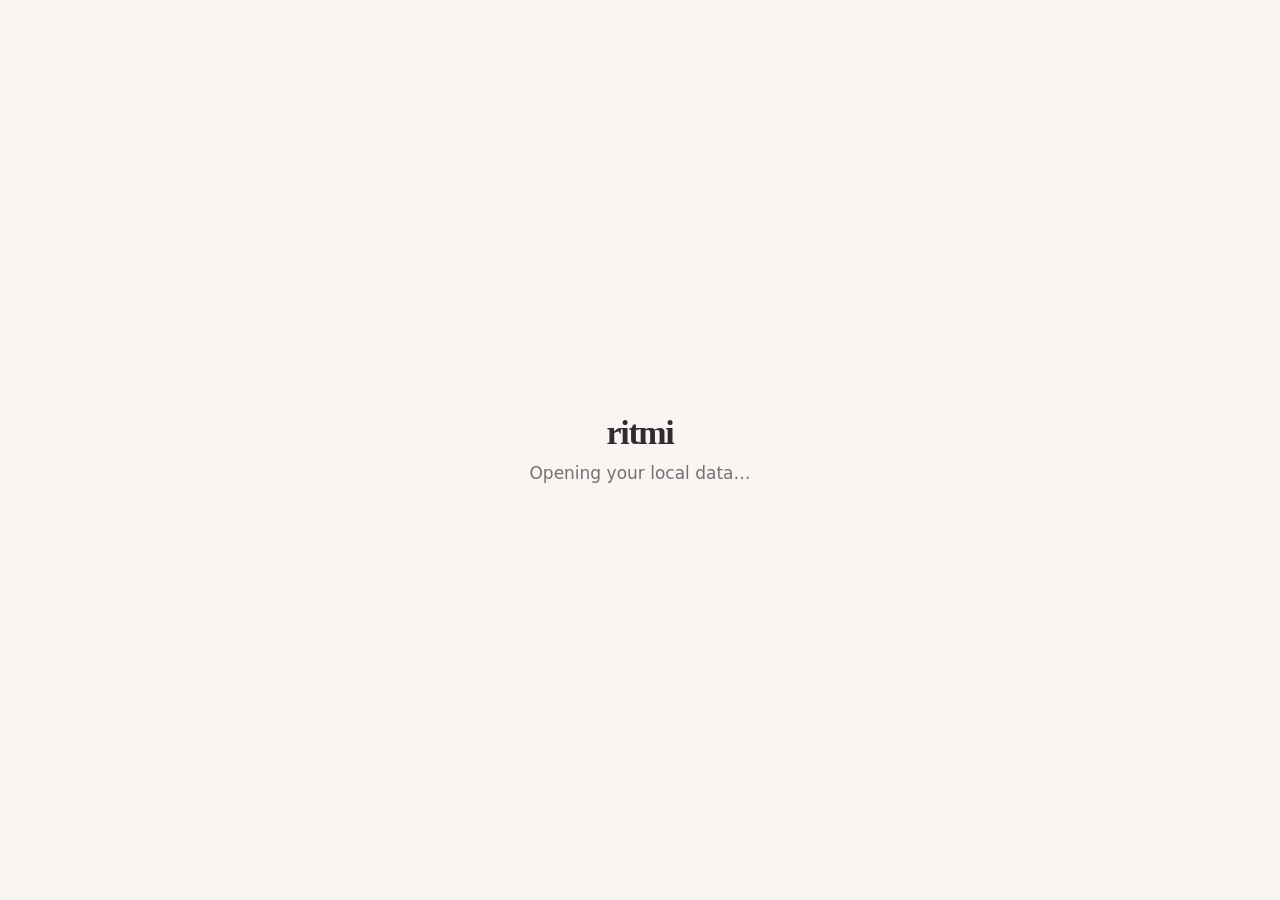
<file: index.html>
<!doctype html><html lang="en"><head><meta charset="utf-8"><meta name="viewport" content="width=device-width,initial-scale=1,viewport-fit=cover,user-scalable=no"><meta name="theme-color" content="#f8f5f2"><meta name="apple-mobile-web-app-capable" content="yes"><meta name="apple-mobile-web-app-status-bar-style" content="default"><meta name="apple-mobile-web-app-title" content="Ritmi"><meta name="description" content="Ritmi. A free, local-first cycle companion."><link rel="manifest" href="./manifest.webmanifest"><link rel="icon" href="./icon.svg" type="image/svg+xml"><title>Ritmi</title><link rel="stylesheet" href="./rebuild-v5.css"></head><body class="ritmi-rebuild"><div id="ritmi-boot" style="min-height:100vh;display:grid;place-items:center;padding:32px;background:#f8f5f2;color:#302b30;font:500 17px/1.5 system-ui,-apple-system,sans-serif;text-align:center"><div><div style="font:700 34px/1.1 Georgia,serif;letter-spacing:-.04em">ritmi</div><div style="margin-top:10px;opacity:.65">Opening your local data…</div></div></div><noscript>Ritmi needs JavaScript.</noscript><script>if("serviceWorker" in navigator){navigator.serviceWorker.getRegistrations().then(rs=>rs.forEach(r=>r.unregister())).catch(()=>{})}</script><script>
(()=>{'use strict';
const key='ritmi-v3',fallback='ritmi-local-v7';
const fresh=()=>({version:4,settings:{cycleLength:28,periodLength:5,mode:'self',reduceMotion:false,privateDisplay:false},profiles:[{id:'self',name:'My cycle',type:'self'}],activeProfile:'self',periods:[],logs:{},notes:{},cycles:[],customSignals:[],reminders:[],communityDrafts:[],activeProfile:'self',onboarded:false});
const migrate=x=>{const n=fresh();n.settings={...n.settings,...(x?.settings||{})};n.profiles=Array.isArray(x?.profiles)&&x.profiles.length?x.profiles:n.profiles;n.activeProfile=x?.activeProfile||n.profiles[0].id;n.periods=Array.isArray(x?.periods)?x.periods:[];n.logs=x?.logs&&typeof x.logs==='object'?x.logs:{};n.notes=x?.journal&&typeof x.journal==='object'?x.journal:(x?.notes||{});n.customSignals=Array.isArray(x?.customSignals)?x.customSignals:[];n.reminders=Array.isArray(x?.reminders)?x.reminders:[];n.communityDrafts=Array.isArray(x?.communityDrafts)?x.communityDrafts:[];n.onboarded=!!x?.onboarded;return n};
let D=fresh();try{D=migrate(JSON.parse(localStorage.getItem(fallback)||localStorage.getItem(key)||'null'))}catch{}
const clone=x=>JSON.parse(JSON.stringify(x));const persist=()=>{try{localStorage.setItem(fallback,JSON.stringify(D))}catch{}};
window.RitmiStorage={version:4,dbName:'local-bootstrap',ready:true,backend:'localStorage',snapshot:async()=>clone(D),profileSnapshot:async id=>{const x=clone(D);x.activeProfile=id;x.periods=[];x.logs={};x.notes={};return x},save:async x=>{D=migrate(x);persist()},clear:async()=>{D=fresh();persist()},persistent:async()=>false,estimate:async()=>null};
window.__RitmiStorageReady=true;
window.dispatchEvent(new Event('ritmi-storage-ready'));
})();
</script>
<script src="./ritmi-storage-v7.js"></script><script src="./rebuild-v8.js"></script></body></html>
</file>
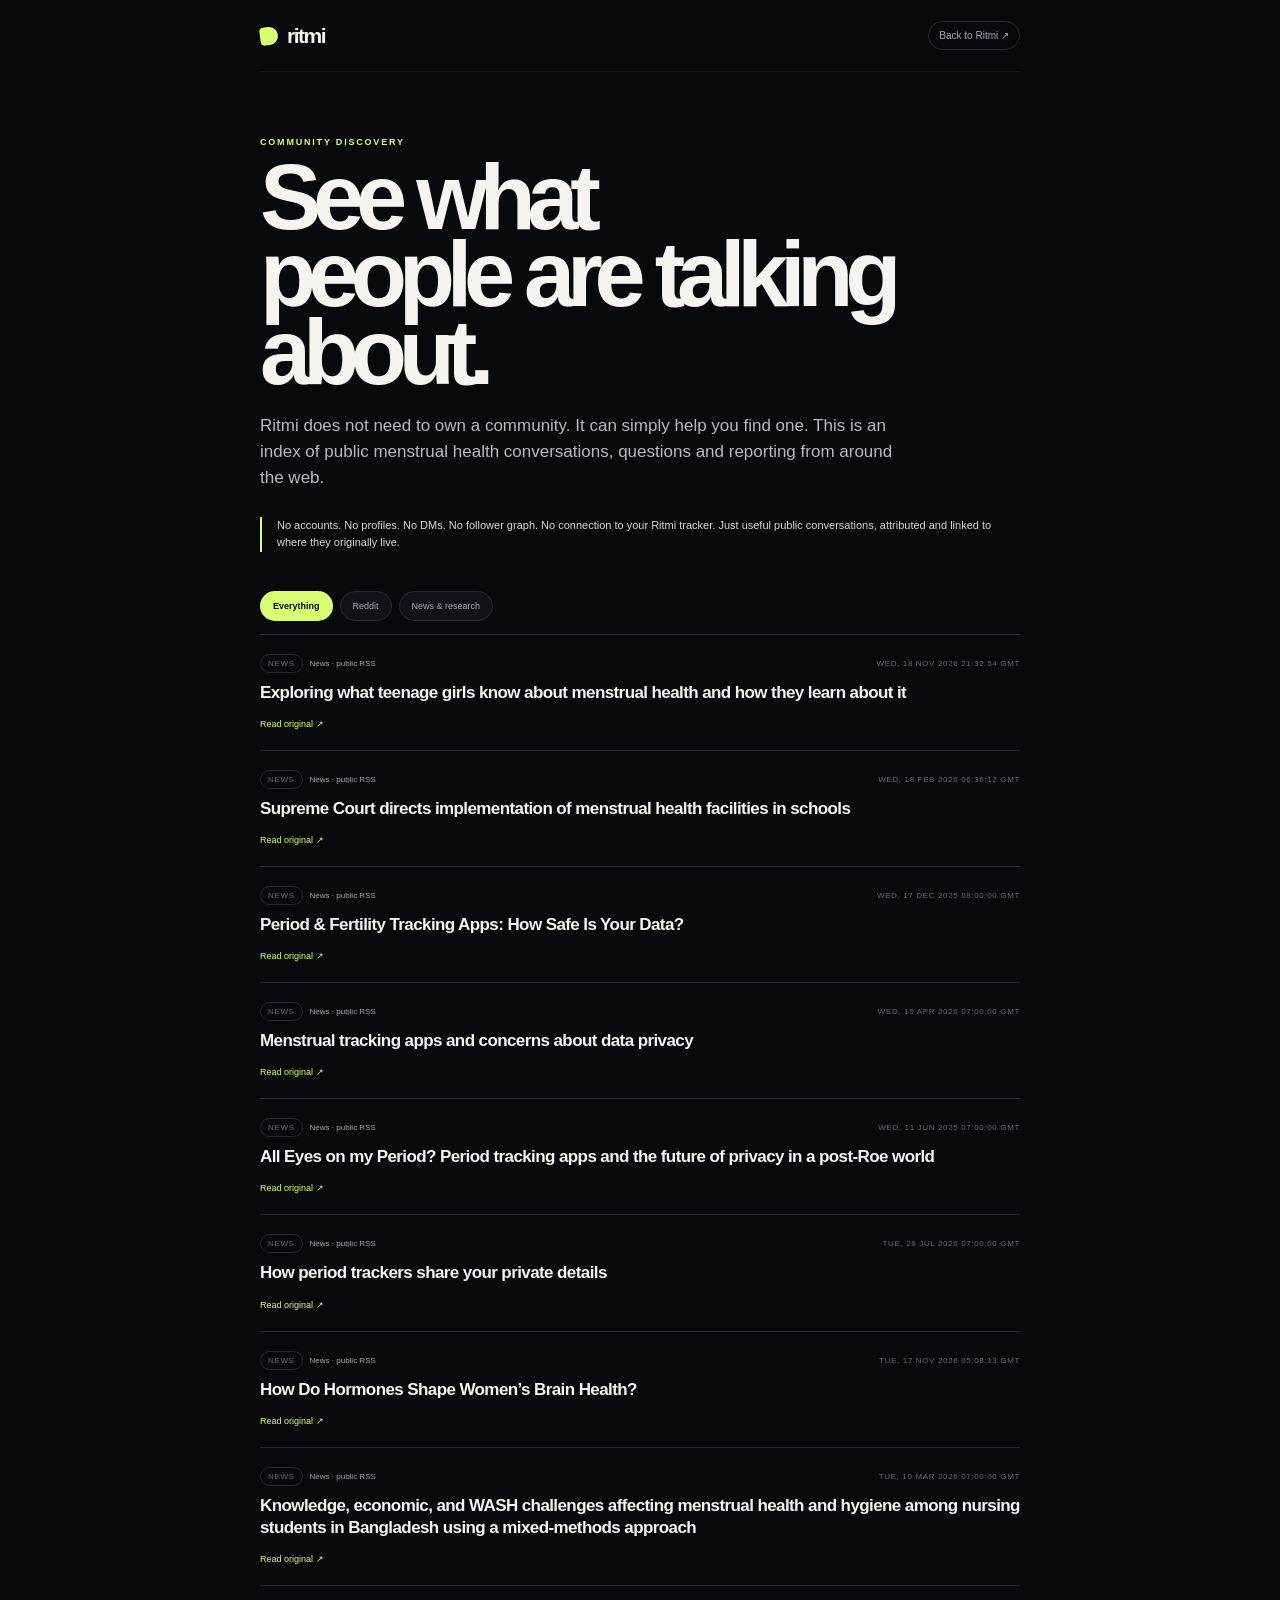
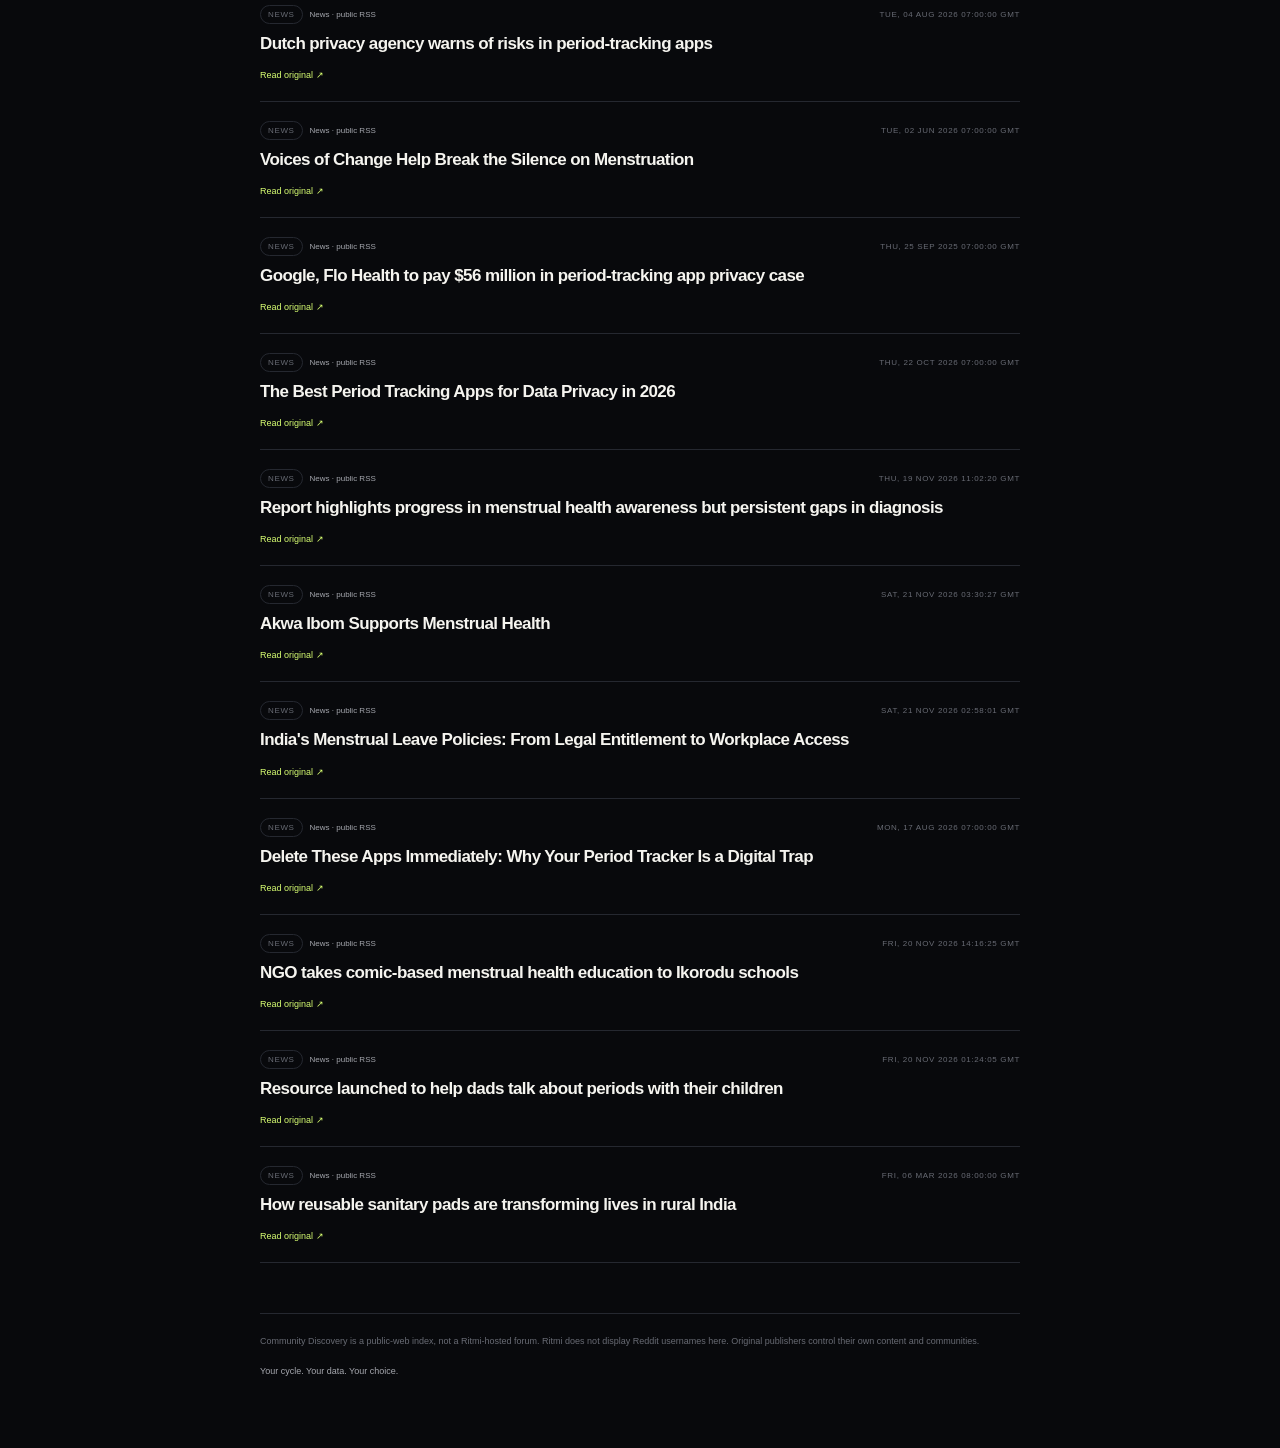
<file: community/index.html>
<!doctype html>
<html lang="en"><head><meta charset="utf-8"><meta name="viewport" content="width=device-width,initial-scale=1,viewport-fit=cover"><meta name="description" content="Ritmi Community Discovery. Find menstrual health conversations, questions and reporting across the public web."><meta name="theme-color" content="#08090c"><title>Community Discovery · Ritmi</title><style>
:root{--bg:#08090c;--text:#f5f4ef;--muted:#a5a7ae;--dim:#686b74;--line:#252830;--surface:#101217;--lime:#d8ff72}*{box-sizing:border-box}html,body{margin:0;background:var(--bg);color:var(--text);font-family:-apple-system,BlinkMacSystemFont,"SF Pro Text","Helvetica Neue",sans-serif}body{min-height:100svh}.wrap{width:min(820px,100%);margin:auto;padding:0 20px 70px}.top{height:72px;display:flex;align-items:center;justify-content:space-between;border-bottom:1px solid rgba(255,255,255,.05)}.brand{font-size:21px;font-weight:850;letter-spacing:-.07em;display:flex;align-items:center;gap:9px}.mark{width:18px;height:18px;background:var(--lime);border-radius:5px 11px 11px 5px;transform:rotate(-8deg)}.back{font-size:10px;color:var(--muted);text-decoration:none;border:1px solid var(--line);padding:8px 10px;border-radius:999px}.hero{padding:65px 0 35px}.eyebrow{font-size:9px;text-transform:uppercase;letter-spacing:.2em;color:var(--lime);font-weight:800}.title{font-size:clamp(52px,12vw,92px);line-height:.84;letter-spacing:-.09em;margin:12px 0 22px}.intro{font-size:17px;line-height:1.55;color:#b8bac0;max-width:650px}.principle{margin-top:25px;border-left:2px solid var(--lime);padding-left:15px;color:#d8d9d4;font-size:11px;line-height:1.6}.tools{display:flex;gap:7px;overflow:auto;padding:4px 0 13px}.filter{border:1px solid var(--line);background:var(--surface);color:var(--muted);border-radius:999px;padding:9px 12px;font-size:9px;white-space:nowrap}.filter.active{background:var(--lime);color:#0a0b0d;border-color:transparent;font-weight:800}.list{border-top:1px solid var(--line)}article{padding:19px 0;border-bottom:1px solid var(--line)}.meta{display:flex;gap:7px;align-items:center;color:var(--dim);font-size:8px;text-transform:uppercase;letter-spacing:.08em}.tag{border:1px solid var(--line);border-radius:999px;padding:4px 7px}.source{color:var(--muted);text-transform:none;letter-spacing:0}.date{margin-left:auto}h2{font-size:17px;line-height:1.3;letter-spacing:-.035em;margin:9px 0}.read{font-size:9px;color:var(--lime);text-decoration:none}.empty{padding:45px 0;text-align:center;color:var(--muted);font-size:11px}.foot{margin-top:50px;padding-top:20px;border-top:1px solid var(--line);color:var(--dim);font-size:9px;line-height:1.65}.foot a{color:var(--muted);text-decoration:none}@media(min-width:700px){.wrap{padding-left:30px;padding-right:30px}}
</style></head><body><div class="wrap"><header class="top"><div class="brand"><i class="mark"></i>ritmi</div><a class="back" href="../">Back to Ritmi ↗</a></header><main><section class="hero"><div class="eyebrow">Community Discovery</div><h1 class="title">See what<br>people are talking about.</h1><p class="intro">Ritmi does not need to own a community. It can simply help you find one. This is an index of public menstrual health conversations, questions and reporting from around the web.</p><div class="principle">No accounts. No profiles. No DMs. No follower graph. No connection to your Ritmi tracker. Just useful public conversations, attributed and linked to where they originally live.</div></section><nav class="tools" aria-label="Community filters"><button class="filter active" data-filter="all">Everything</button><button class="filter" data-filter="reddit">Reddit</button><button class="filter" data-filter="news">News & research</button></nav><section id="feed" class="list" aria-live="polite"><div class="empty">Loading community discovery…</div></section></main><footer class="foot">Community Discovery is a public-web index, not a Ritmi-hosted forum. Ritmi does not display Reddit usernames here. Original publishers control their own content and communities.<br><br><a href="../">Your cycle. Your data. Your choice.</a></footer></div><script>
const feed=document.querySelector('#feed');let items=[],filter='all';const esc=s=>String(s??'').replace(/[&<>"']/g,c=>({'&':'&amp;','<':'&lt;','>':'&gt;','"':'&quot;',"'":'&#39;'}[c]));
function render(){const rows=items.filter(x=>filter==='all'||x.type===filter);feed.innerHTML=rows.length?rows.map(x=>`<article><div class="meta"><span class="tag">${esc(x.type==='reddit'?'Reddit':'News')}</span><span class="source">${esc(x.source)}</span><span class="date">${esc(x.published)}</span></div><h2>${esc(x.title)}</h2><a class="read" href="${esc(x.url)}" target="_blank" rel="noopener noreferrer">Read original ↗</a></article>`).join(''):'<div class="empty">Nothing here right now. Check back when the public feed refreshes.</div>'}
document.querySelectorAll('.filter').forEach(b=>b.onclick=()=>{document.querySelectorAll('.filter').forEach(x=>x.classList.remove('active'));b.classList.add('active');filter=b.dataset.filter;render()});
fetch('../community-feed.json',{cache:'no-store'}).then(r=>r.json()).then(d=>{items=d.items||[];render()}).catch(()=>{items=[];render()});
</script></body></html>
</file>
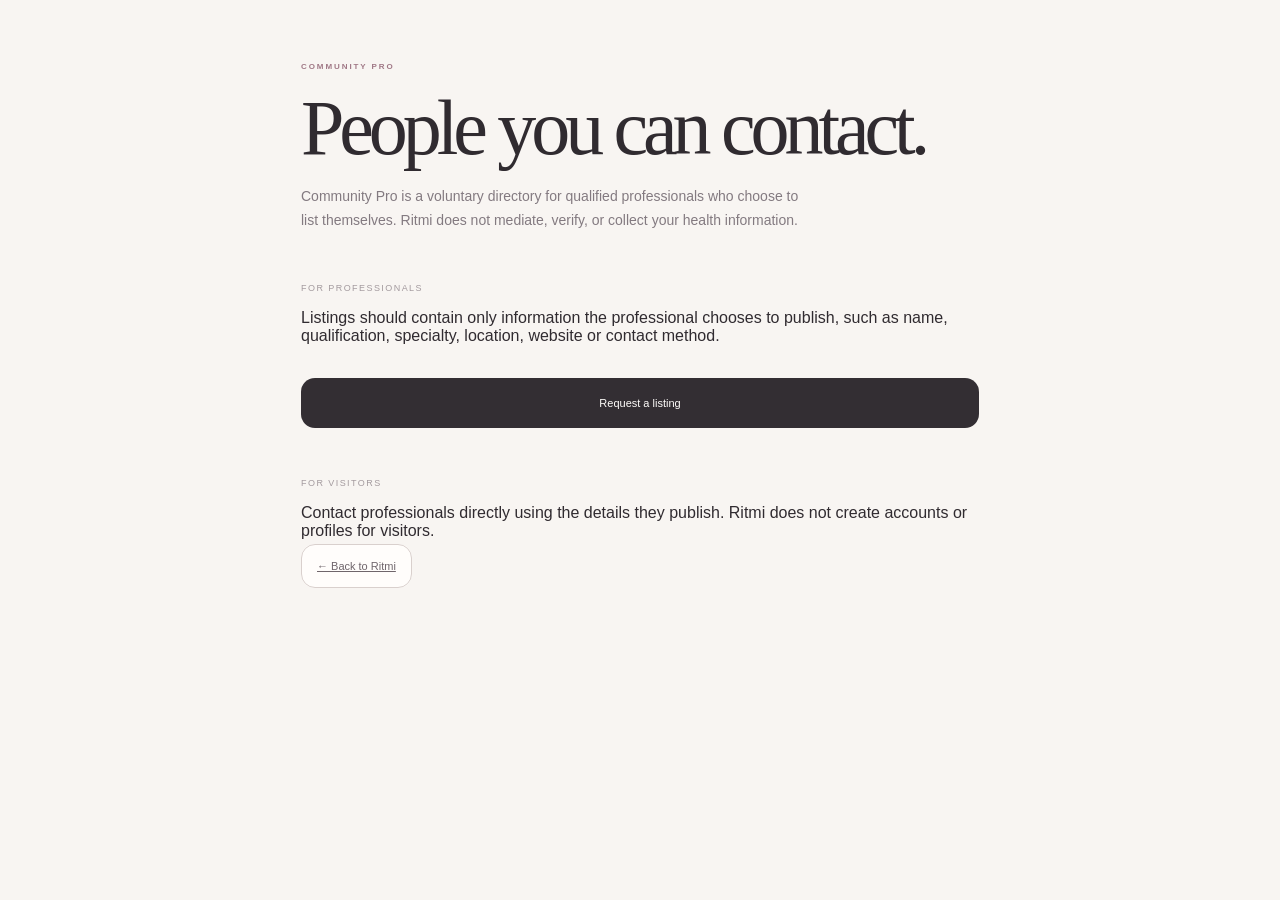
<file: community-pro.html>
<!doctype html><html lang="en"><head><meta charset="utf-8"><meta name="viewport" content="width=device-width,initial-scale=1"><meta name="theme-color" content="#f8f5f2"><title>Ritmi · Community Pro</title><link rel="stylesheet" href="./rebuild-v5.css"></head><body class="ritmi-rebuild"><main class="rv-page" style="max-width:720px;margin:auto"><div class="rv-kicker">Community Pro</div><h1>People you can contact.</h1><p>Community Pro is a voluntary directory for qualified professionals who choose to list themselves. Ritmi does not mediate, verify, or collect your health information.</p><div class="rv-block"><div class="rv-blockhead"><span>For professionals</span></div><p>Listings should contain only information the professional chooses to publish, such as name, qualification, specialty, location, website or contact method.</p><button class="rv-primary" onclick="alert('Directory submissions are not connected yet. This page is the public product surface; a privacy-preserving submission backend is part of the next implementation stage.')">Request a listing</button></div><div class="rv-block"><div class="rv-blockhead"><span>For visitors</span></div><p>Contact professionals directly using the details they publish. Ritmi does not create accounts or profiles for visitors.</p></div><a class="rv-outline" href="./">← Back to Ritmi</a></main></body></html>
</file>
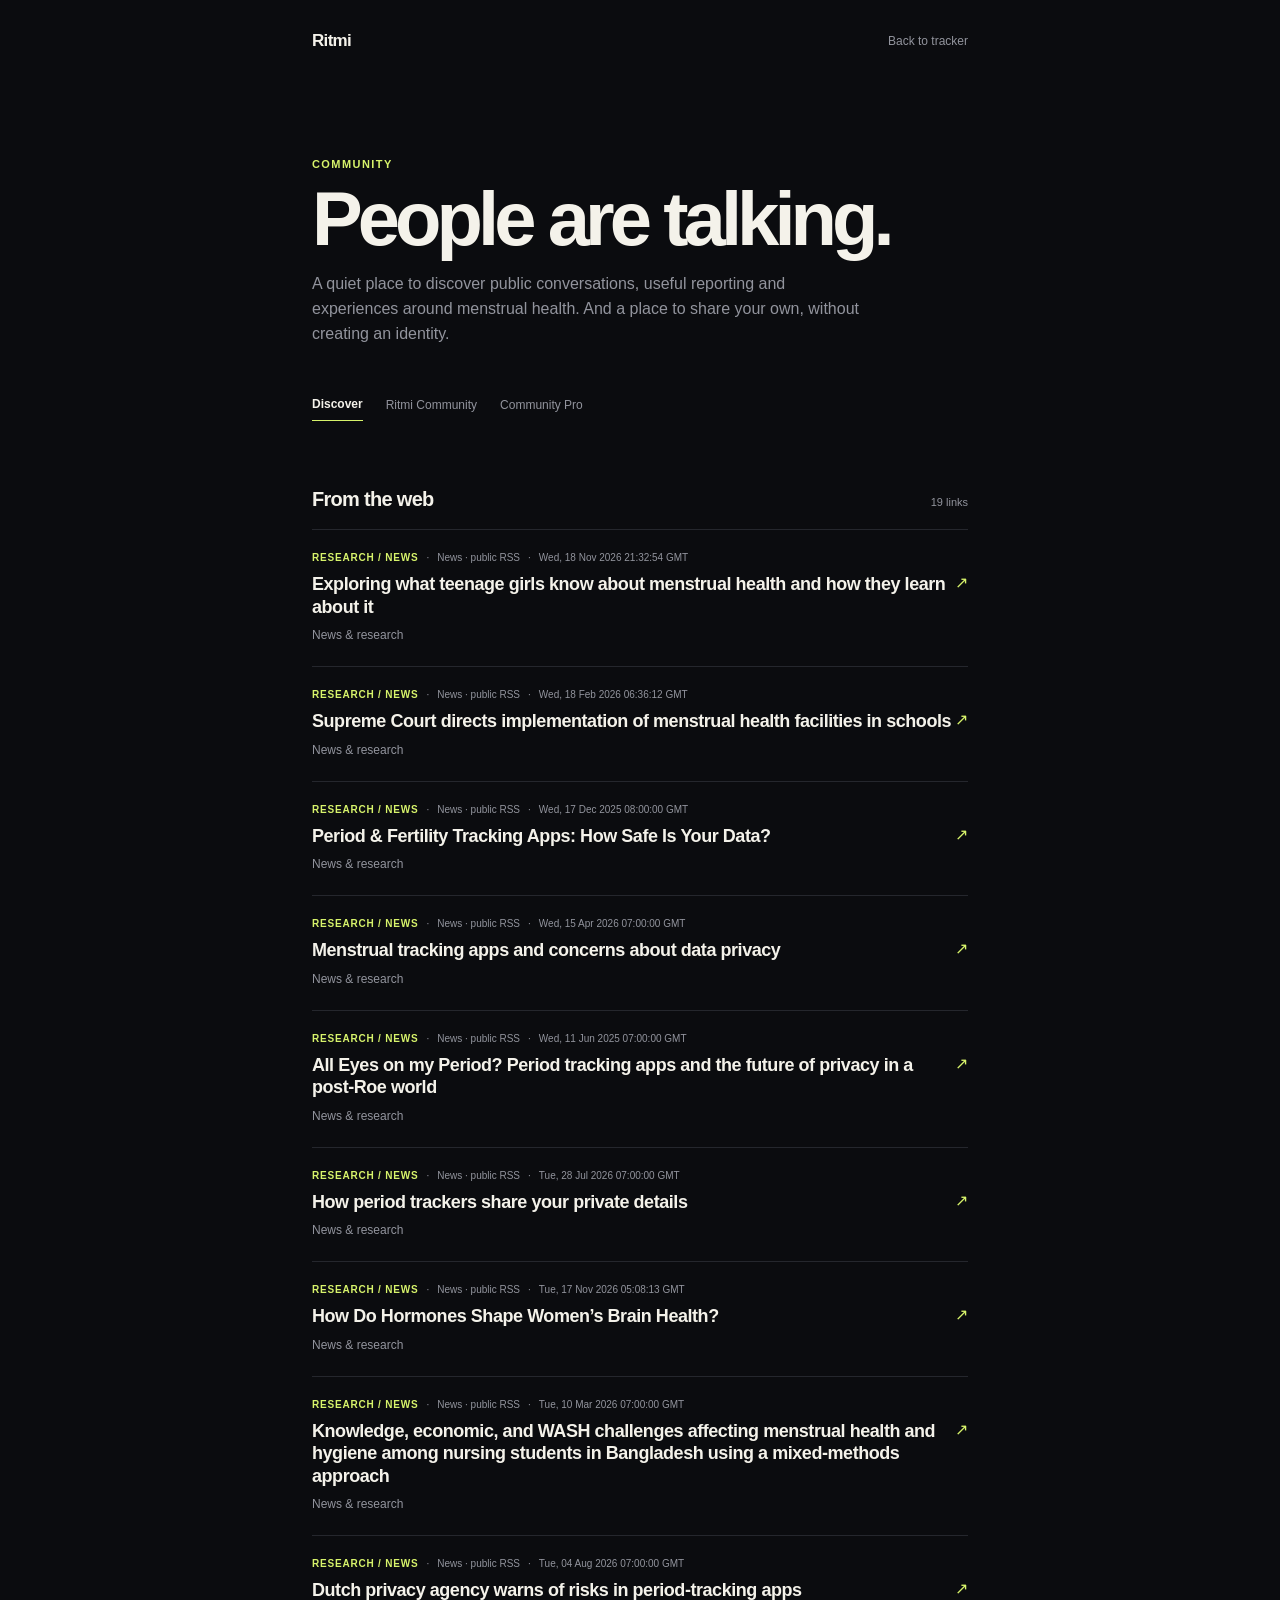
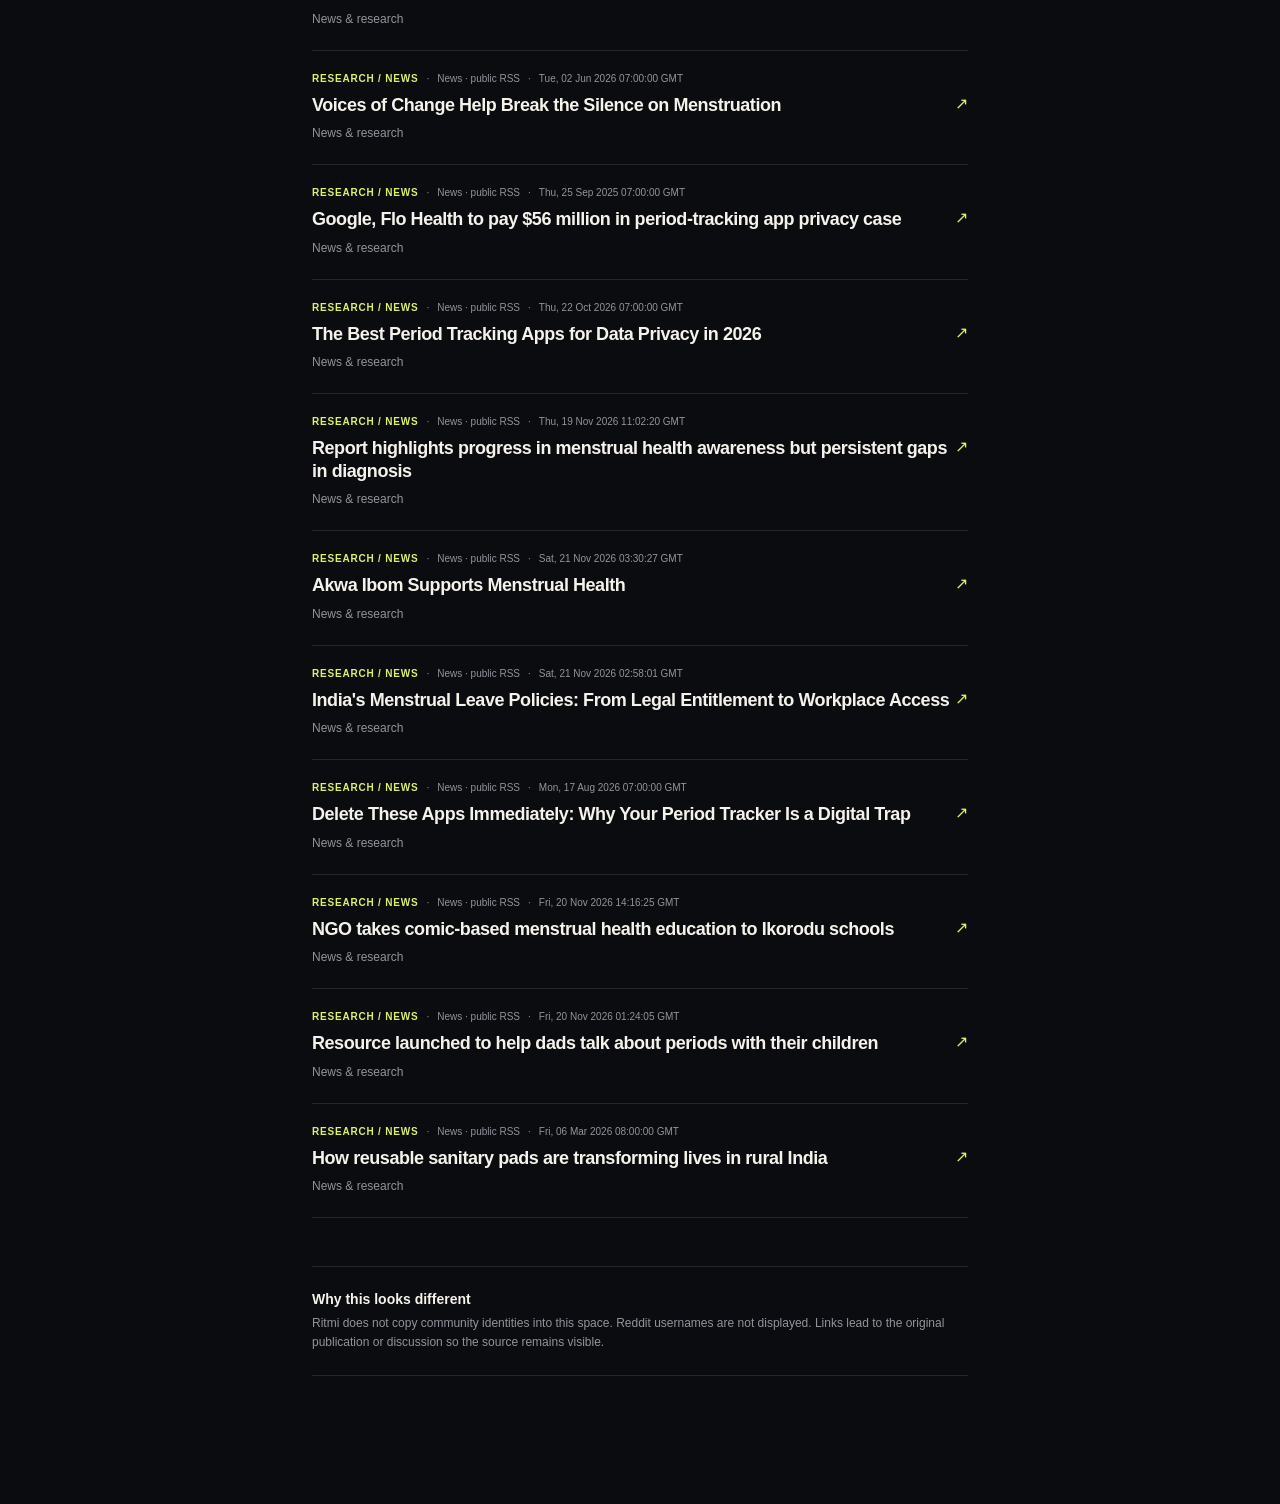
<file: community.html>
<!doctype html>
<html lang="en">
<head>
<meta charset="utf-8">
<meta name="viewport" content="width=device-width,initial-scale=1,viewport-fit=cover">
<meta name="theme-color" content="#0b0c0f">
<title>Ritmi Community</title>
<style>
:root{--bg:#0b0c0f;--fg:#f4f2ea;--muted:#92949d;--line:#25272d;--soft:#121419;--accent:#d7f36b;--max:720px}
*{box-sizing:border-box}html{background:var(--bg)}body{margin:0;background:var(--bg);color:var(--fg);font-family:-apple-system,BlinkMacSystemFont,"SF Pro Text","Helvetica Neue",sans-serif;-webkit-font-smoothing:antialiased}a{color:inherit}.page{width:min(100%,var(--max));margin:auto;padding:0 22px calc(80px + env(safe-area-inset-bottom))}.top{height:72px;display:flex;align-items:center;justify-content:space-between}.brand{font-size:17px;font-weight:750;letter-spacing:-.04em}.back{font-size:12px;color:var(--muted);text-decoration:none}.hero{padding:48px 0 42px}.eyebrow{font-size:11px;text-transform:uppercase;letter-spacing:.13em;color:var(--accent);font-weight:750}.hero h1{font-size:clamp(42px,12vw,76px);line-height:.92;letter-spacing:-.065em;margin:14px 0 18px;max-width:620px}.hero p{font-size:16px;line-height:1.55;color:var(--muted);max-width:560px;margin:0}.nav{display:flex;gap:8px;overflow:auto;padding-bottom:3px;margin-bottom:46px;scrollbar-width:none}.nav::-webkit-scrollbar{display:none}.nav button{border:0;background:transparent;color:var(--muted);font:inherit;font-size:12px;white-space:nowrap;padding:9px 0;margin-right:15px}.nav button.active{color:var(--fg);font-weight:700;border-bottom:1px solid var(--accent)}.section{padding:0 0 48px}.sectionhead{display:flex;align-items:baseline;justify-content:space-between;margin-bottom:18px}.sectionhead h2{font-size:20px;letter-spacing:-.035em;margin:0}.sectionhead span{font-size:11px;color:var(--muted)}.feed{border-top:1px solid var(--line)}.item{display:block;padding:22px 0;border-bottom:1px solid var(--line);text-decoration:none}.meta{display:flex;gap:8px;align-items:center;color:var(--muted);font-size:10px;margin-bottom:10px}.tag{color:var(--accent);text-transform:uppercase;letter-spacing:.08em;font-weight:700}.item h3{font-size:18px;line-height:1.25;letter-spacing:-.025em;margin:0 0 8px}.item p{font-size:12px;line-height:1.5;color:var(--muted);margin:0}.arrow{float:right;color:var(--accent);font-size:16px}.privacy{padding:24px 0;border-top:1px solid var(--line);border-bottom:1px solid var(--line);margin-bottom:48px}.privacy strong{display:block;font-size:14px;margin-bottom:7px}.privacy p{margin:0;color:var(--muted);font-size:12px;line-height:1.55}.form{padding-top:4px}.field{margin-bottom:20px}.field label{display:block;font-size:11px;color:var(--muted);margin-bottom:8px}.field input,.field textarea,.field select{width:100%;border:0;border-bottom:1px solid var(--line);border-radius:0;background:transparent;color:var(--fg);padding:10px 0;font:inherit;font-size:15px;outline:none}.field textarea{min-height:130px;resize:vertical}.field input:focus,.field textarea:focus,.field select:focus{border-color:var(--accent)}.field select{appearance:none}.check{display:flex;gap:10px;align-items:flex-start;color:var(--muted);font-size:11px;line-height:1.45;margin:20px 0}.check input{accent-color:var(--accent);margin-top:2px}.submit{width:100%;border:0;background:var(--accent);color:#0b0c0f;border-radius:999px;padding:15px 18px;font:inherit;font-size:13px;font-weight:800}.note{font-size:10px;line-height:1.5;color:var(--muted);margin-top:12px}.empty{padding:30px 0;color:var(--muted);font-size:13px;border-top:1px solid var(--line)}.pro{padding:20px 0;border-top:1px solid var(--line)}.pro strong{font-size:14px}.pro p{color:var(--muted);font-size:12px;line-height:1.5}.status{display:none;margin-top:12px;font-size:12px;color:var(--muted)}
@media(min-width:700px){.page{padding-left:32px;padding-right:32px}.top{height:82px}.hero{padding-top:76px}.nav{margin-bottom:64px}}
</style>
</head>
<body>
<main class="page">
<header class="top"><div class="brand">Ritmi</div><a class="back" href="./">Back to tracker</a></header>
<section class="hero"><div class="eyebrow">Community</div><h1>People are talking.</h1><p>A quiet place to discover public conversations, useful reporting and experiences around menstrual health. And a place to share your own, without creating an identity.</p></section>
<nav class="nav" aria-label="Community sections"><button class="active" data-tab="discover">Discover</button><button data-tab="ritmi">Ritmi Community</button><button data-tab="pro">Community Pro</button></nav>
<section id="discover" class="panel"><div class="section"><div class="sectionhead"><h2>From the web</h2><span id="count"></span></div><div id="feed" class="feed"><div class="empty">Loading public conversations…</div></div></div><div class="privacy"><strong>Why this looks different</strong><p>Ritmi does not copy community identities into this space. Reddit usernames are not displayed. Links lead to the original publication or discussion so the source remains visible.</p></div></section>
<section id="ritmi" class="panel" hidden><div class="section"><div class="sectionhead"><h2>Share anonymously</h2></div><p style="color:var(--muted);font-size:13px;line-height:1.55;margin:0 0 28px">Ask a question, share an experience or start a conversation. There is no account, username or profile here. Your tracker data is never attached to a submission.</p><form id="form" class="form"><div class="field"><label for="topic">Topic</label><select id="topic"><option>Periods</option><option>Symptoms</option><option>Body & health</option><option>Relationships</option><option>Privacy</option><option>Other</option></select></div><div class="field"><label for="title">Title</label><input id="title" maxlength="120" required placeholder="What is this about?"></div><div class="field"><label for="body">Your post</label><textarea id="body" maxlength="5000" required placeholder="Write whatever you want to share…"></textarea></div><label class="check"><input id="consent" type="checkbox" required><span>I understand this is an anonymous community submission and that it may be reviewed before publication.</span></label><button class="submit">Submit anonymously</button><div id="status" class="status"></div><div class="note">No email field. No username field. No account. Publishing requires a separate moderation endpoint; this page does not pretend that a local browser draft is publicly posted.</div></form></div></section>
<section id="pro" class="panel" hidden><div class="section"><div class="sectionhead"><h2>Community Pro</h2></div><div class="pro"><strong>For menstrual health professionals</strong><p>A voluntary directory for professionals who choose to be listed. Listings will contain only information the professional intentionally provides. No profiles are created automatically.</p></div></div></section>
</main>
<script>
const tabs=[...document.querySelectorAll('[data-tab]')],panels=[...document.querySelectorAll('.panel')];tabs.forEach(b=>b.onclick=()=>{tabs.forEach(x=>x.classList.toggle('active',x===b));panels.forEach(p=>p.hidden=p.id!==b.dataset.tab);history.replaceState(null,'','#'+b.dataset.tab)});
const esc=s=>String(s??'').replace(/[&<>"']/g,c=>({'&':'&amp;','<':'&lt;','>':'&gt;','"':'&quot;',"'":'&#39;'}[c]));
(async()=>{try{const r=await fetch('./community-feed.json',{cache:'no-store'});if(!r.ok)throw Error();const items=(await r.json()).items||[];document.querySelector('#count').textContent=items.length+' links';document.querySelector('#feed').innerHTML=items.map(x=>`<a class="item" href="${esc(x.url)}" target="_blank" rel="noopener noreferrer"><div class="meta"><span class="tag">${esc(x.type==='reddit'?'Reddit':'Research / news')}</span><span>·</span><span>${esc(x.source)}</span><span>·</span><span>${esc(x.published)}</span></div><span class="arrow">↗</span><h3>${esc(x.title)}</h3><p>${esc(x.label||'Public conversation')}</p></a>`).join('')||'<div class="empty">No public links are available right now.</div>'}catch{document.querySelector('#feed').innerHTML='<div class="empty">The discovery feed is temporarily unavailable.</div>'}})();
if(location.hash==='#ritmi')document.querySelector('[data-tab="ritmi"]').click();if(location.hash==='#pro')document.querySelector('[data-tab="pro"]').click();
document.querySelector('#form').onsubmit=e=>{e.preventDefault();const title=document.querySelector('#title').value.trim(),body=document.querySelector('#body').value.trim();const draft={topic:document.querySelector('#topic').value,title,body,createdAt:new Date().toISOString()};try{const key='ritmi-community-drafts';const old=JSON.parse(localStorage.getItem(key)||'[]');old.push(draft);localStorage.setItem(key,JSON.stringify(old));document.querySelector('#status').style.display='block';document.querySelector('#status').textContent='Saved on this device as a private draft. Public publishing is not connected yet.';e.target.reset()}catch{document.querySelector('#status').style.display='block';document.querySelector('#status').textContent='Could not save the draft on this device.'}};
</script>
</body>
</html>
</file>
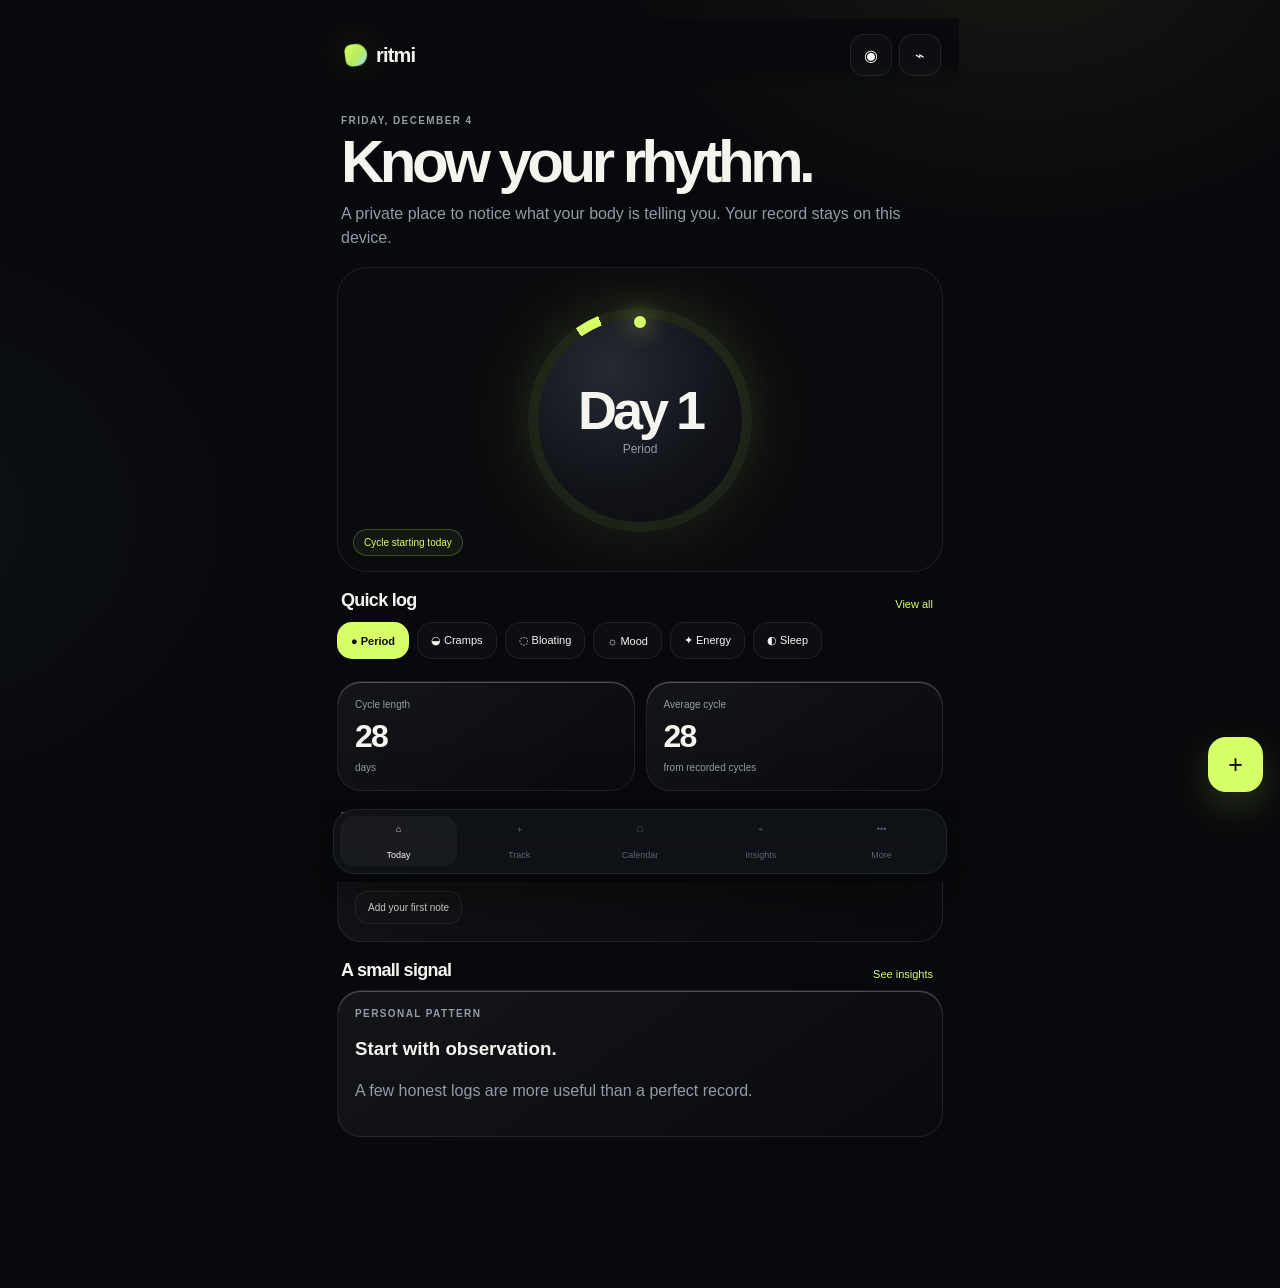
<file: ritmi-next.html>
<!doctype html><html lang="en"><head><meta charset="utf-8"><meta name="viewport" content="width=device-width,initial-scale=1,viewport-fit=cover,user-scalable=no"><meta name="theme-color" content="#08090c"><meta name="apple-mobile-web-app-capable" content="yes"><meta name="apple-mobile-web-app-title" content="Ritmi"><link rel="manifest" href="./manifest.webmanifest"><title>Ritmi</title><style>
:root{--bg:#08090c;--ink:#f5f4ef;--muted:#969aa6;--faint:#5d626e;--line:#ffffff14;--surface:#111319;--surface2:#171a22;--acid:#d7ff67;--cyan:#9ce3ff;--rose:#ff7f9d;--amber:#ffc978;--good:#9ee6b0;--bad:#ff7079;--safe:env(safe-area-inset-bottom,0px)}*{box-sizing:border-box;-webkit-tap-highlight-color:transparent}html,body{margin:0;background:var(--bg);color:var(--ink);font:16px -apple-system,BlinkMacSystemFont,"SF Pro Display","SF Pro Text","Helvetica Neue",sans-serif;min-height:100%;overscroll-behavior:none}body{background:radial-gradient(700px 500px at 80% -5%,#d7ff6710,transparent 62%),radial-gradient(650px 500px at -10% 40%,#9ce3ff0b,transparent 62%),var(--bg)}button,input,textarea,select{font:inherit}button{border:0;background:none;color:inherit}button:focus-visible,input:focus-visible,textarea:focus-visible{outline:2px solid var(--acid);outline-offset:3px}.app{max-width:640px;margin:auto;min-height:100svh;padding-bottom:112px}.top{position:sticky;top:0;z-index:20;padding:calc(15px + env(safe-area-inset-top)) 18px 10px;display:flex;justify-content:space-between;align-items:center;background:linear-gradient(var(--bg) 65%,transparent);backdrop-filter:blur(14px)}.brand{display:flex;align-items:center;gap:9px;font-weight:800;letter-spacing:-.05em}.brand i{display:block;width:22px;height:22px;border-radius:8px 13px 13px 8px;background:linear-gradient(135deg,var(--acid),#b7ea5c 55%,var(--cyan));transform:rotate(-8deg);box-shadow:0 0 32px #d7ff6726}.brand b{font-size:20px}.top-actions{display:flex;gap:7px}.icon{width:42px;height:42px;border:1px solid var(--line);border-radius:14px;display:grid;place-items:center;background:#ffffff06}.icon svg{width:19px;height:19px;fill:none;stroke:var(--muted)}main{padding:0 16px}.view{display:none;padding:7px 0 20px}.view.active{display:block;animation:rise .28s ease}@keyframes rise{from{opacity:0;transform:translateY(6px)}to{opacity:1;transform:none}}.hero{padding:22px 4px 17px}.eyebrow,.label{font-size:10px;letter-spacing:.14em;text-transform:uppercase;color:var(--muted);font-weight:800}.hero h1{font-size:clamp(40px,11vw,60px);line-height:.92;letter-spacing:-.075em;margin:8px 0 13px}.hero p,.muted{color:var(--muted);line-height:1.5}.hero p{margin:0}.card{border:1px solid var(--line);border-radius:24px;padding:17px;background:linear-gradient(145deg,#ffffff0d,#ffffff03);box-shadow:0 1px 0 #fff4 inset}.grid{display:grid;gap:11px}.two{grid-template-columns:1fr 1fr}.section{margin-top:18px}.head{display:flex;align-items:end;justify-content:space-between;margin:0 4px 9px}.head h2{font-size:18px;letter-spacing:-.04em;margin:0}.head button,.link{color:var(--acid);font-size:11px}.big{font-size:32px;font-weight:780;letter-spacing:-.06em}.pill{display:inline-flex;border:1px solid var(--line);background:#ffffff05;border-radius:999px;padding:7px 10px;font-size:10px;color:var(--muted)}.green{color:var(--acid);border-color:#d7ff6738;background:#d7ff670d}.orbbox{height:305px;display:grid;place-items:center;position:relative;overflow:hidden;border:1px solid var(--line);border-radius:30px;background:radial-gradient(circle at 50% 45%,#d7ff6714,transparent 38%),#ffffff03}.orb{--arc:180deg;width:224px;height:224px;border-radius:50%;display:grid;place-items:center;position:relative;background:conic-gradient(from -35deg,var(--acid) 0 var(--arc),#d7ff6717 var(--arc) 360deg);box-shadow:0 0 0 1px #fff0,0 0 80px #d7ff671c;animation:breathe 7s ease-in-out infinite}.orb:after{content:"";position:absolute;inset:10px;border-radius:50%;background:radial-gradient(circle at 35% 25%,#252933,#101217 62%,#0b0d11)}@keyframes breathe{50%{transform:translateY(-5px)}}.orb-dot{position:absolute;z-index:4;top:8px;left:50%;transform:translateX(-50%);width:12px;height:12px;border-radius:50%;background:var(--acid);box-shadow:0 0 24px var(--acid)}.orbtext{position:relative;z-index:5;text-align:center}.orbtext strong{display:block;font-size:54px;line-height:1;letter-spacing:-.075em}.orbtext span{display:block;color:var(--muted);font-size:12px;margin-top:5px}.orb-meta{position:absolute;left:15px;bottom:15px}.quick{display:flex;gap:8px;overflow:auto;padding:2px 0 4px;scrollbar-width:none}.quick::-webkit-scrollbar{display:none}.quick button{flex:0 0 auto;padding:11px 13px;border:1px solid var(--line);border-radius:15px;background:#ffffff06;font-size:11px}.quick button:first-child{background:var(--acid);color:#080a0b;border-color:transparent;font-weight:800}.metric{min-height:110px;display:flex;flex-direction:column;justify-content:space-between}.metric small{color:var(--muted);font-size:10px}.loggrid{display:grid;grid-template-columns:repeat(3,1fr);gap:8px}.log{min-height:86px;text-align:left;padding:11px;border:1px solid var(--line);border-radius:17px;background:#ffffff05}.log.on{border-color:#d7ff6750;background:#d7ff670c}.log .sym{font-size:18px;display:block;margin-bottom:9px}.log strong{font-size:11px}.log em{display:block;color:var(--muted);font-size:9px;font-style:normal;margin-top:3px}.seg{display:flex;gap:5px;padding:5px;border:1px solid var(--line);background:#ffffff05;border-radius:15px}.seg button{flex:1;padding:9px;border-radius:11px;font-size:10px;color:var(--muted)}.seg button.on{background:#ffffff0c;color:var(--ink)}.range{appearance:none;width:100%;height:5px;border-radius:8px;background:#292c35}.range::-webkit-slider-thumb{appearance:none;width:23px;height:23px;border-radius:50%;background:var(--acid);border:4px solid #101217}.scale{display:flex;justify-content:space-between;font-size:9px;color:var(--faint);margin-top:8px}.primary{width:100%;margin-top:12px;padding:14px;border-radius:15px;background:var(--acid);color:#080a0b;font-weight:800}.ghost{padding:10px 12px;border:1px solid var(--line);border-radius:13px;background:#ffffff04;font-size:10px}.danger{color:white;background:var(--bad);border-color:transparent}.calendar{padding:15px}.calhead{display:flex;justify-content:space-between;align-items:center;margin-bottom:12px}.calnav{display:flex;gap:6px}.calnav button{width:34px;height:34px;border:1px solid var(--line);border-radius:11px}.month{font-weight:800;font-size:15px}.week,.days{display:grid;grid-template-columns:repeat(7,1fr);gap:5px}.week span{text-align:center;color:var(--faint);font-size:9px;padding-bottom:4px}.day{aspect-ratio:1;border-radius:11px;display:grid;place-items:center;color:var(--muted);font-size:11px;position:relative}.day.today{box-shadow:inset 0 0 0 1px #fff5;color:var(--ink);font-weight:800}.day.period{background:#ff7f9d22;color:#ffb4c5}.day.fertile{background:#9ce3ff19;color:#c8f1ff}.day.pred{box-shadow:inset 0 0 0 1px #d7ff6733}.day i{position:absolute;bottom:4px;width:3px;height:3px;border-radius:50%;background:var(--acid)}.legend{display:flex;gap:12px;flex-wrap:wrap;color:var(--muted);font-size:9px;margin-top:10px}.legend span{display:flex;align-items:center;gap:5px}.legend i{width:7px;height:7px;border-radius:3px}.chart{height:150px;margin-top:8px}.chart svg{width:100%;height:100%}.rows>div{padding:14px 0;border-bottom:1px solid var(--line)}.rows>div:last-child{border:0}.row{display:flex;justify-content:space-between;align-items:center;gap:10px}.rowleft{display:flex;gap:10px;align-items:center;min-width:0}.avatar{width:40px;height:40px;border-radius:13px;background:#ffffff08;display:grid;place-items:center;font-size:11px;flex:0 0 auto}.note{width:100%;min-height:105px;background:#0b0d11;border:1px solid var(--line);border-radius:14px;padding:13px;color:var(--ink);resize:vertical;line-height:1.45}.field{margin-top:12px}.field label{display:block;color:var(--muted);font-size:9px;margin-bottom:6px}.field input,.field select{width:100%;background:#0b0d11;color:var(--ink);border:1px solid var(--line);border-radius:13px;padding:12px}.notice{padding:12px;border:1px solid #9ce3ff22;background:#9ce3ff09;border-radius:14px;color:#c9efff;font-size:10px;line-height:1.5}.tabs{display:flex;gap:7px;overflow:auto;margin-bottom:12px}.tabs button{flex:0 0 auto;padding:8px 11px;border:1px solid var(--line);border-radius:999px;color:var(--muted);font-size:10px}.tabs button.on{background:var(--acid);color:#080a0b;border-color:transparent;font-weight:800}.bottom{position:fixed;z-index:40;left:50%;bottom:0;transform:translateX(-50%);width:min(640px,100%);padding:8px 13px calc(8px + var(--safe));background:linear-gradient(transparent,var(--bg) 24%)}.nav{display:grid;grid-template-columns:repeat(5,1fr);gap:4px;padding:6px;border:1px solid var(--line);border-radius:22px;background:#111319df;backdrop-filter:blur(24px);box-shadow:0 24px 70px #0008}.nav button{min-height:51px;border-radius:15px;color:var(--faint);font-size:9px;display:grid;place-items:center;gap:3px}.nav button svg{width:18px;height:18px;fill:none;stroke:currentColor}.nav button.on{color:var(--ink);background:#ffffff0a}.nav button.on svg{stroke:var(--acid)}.fab{position:fixed;z-index:45;right:17px;bottom:calc(91px + var(--safe));width:55px;height:55px;border-radius:18px;background:var(--acid);color:#080a0b;font-size:25px;box-shadow:0 14px 38px #d7ff672c}.sheetbg{position:fixed;inset:0;z-index:70;background:#000b;backdrop-filter:blur(13px);display:none;align-items:flex-end}.sheetbg.open{display:flex}.sheet{width:min(640px,100%);max-height:91svh;overflow:auto;background:#111319;border:1px solid var(--line);border-bottom:0;border-radius:28px 28px 0 0;padding:9px 17px calc(20px + var(--safe));animation:up .25s ease}@keyframes up{from{transform:translateY(22px)}to{transform:none}}.grab{width:36px;height:4px;border-radius:9px;background:#3a3e48;margin:3px auto 17px}.sheet h2{font-size:25px;letter-spacing:-.055em;margin:0 0 5px}.sheet p{font-size:12px;color:var(--muted);line-height:1.5}.toast{position:fixed;z-index:100;left:50%;bottom:calc(157px + var(--safe));transform:translate(-50%,10px);opacity:0;background:#eee;color:#080a0b;padding:11px 14px;border-radius:14px;font-size:10px;font-weight:800;transition:.2s}.toast.show{opacity:1;transform:translate(-50%,0)}.gate{position:fixed;inset:0;z-index:200;background:radial-gradient(600px 500px at 50% 10%,#d7ff6710,transparent 62%),#08090c;display:none;place-items:center;padding:24px}.gate.open{display:grid}.gatein{width:min(500px,100%);text-align:center}.gatein .mark{width:48px;height:48px;margin:0 auto 20px}.gatein h1{font-size:54px;letter-spacing:-.08em;margin:0}.hidden{display:none!important}@media(min-width:700px){body{padding:18px 0}.app{min-height:calc(100svh - 36px);border:1px solid #fff0}.bottom{bottom:18px}.fab{bottom:calc(108px + var(--safe))}}
</style></head><body><div class="app"><header class="top"><button class="brand" id="home"><i></i><b>ritmi</b></button><div class="top-actions"><button class="icon" id="profileBtn" aria-label="Profiles">◉</button><button class="icon" id="privacyBtn" aria-label="Privacy">⌁</button></div></header><main>
<section class="view active" id="today"><div class="hero"><div class="eyebrow" id="todayDate"></div><h1>Know your rhythm.</h1><p>A private place to notice what your body is telling you. Your record stays on this device.</p></div><div class="orbbox"><div class="orb" id="orb"><i class="orb-dot"></i><div class="orbtext"><strong id="dayNo">Day 1</strong><span id="phase">Period</span></div></div><span class="pill green orb-meta" id="nextEvent">Cycle starting today</span></div><div class="section"><div class="head"><h2>Quick log</h2><button id="todayTrack">View all</button></div><div class="quick" id="quick"></div></div><div class="section grid two"><div class="card metric"><small>Cycle length</small><div class="big" id="cycleLen">28</div><small>days</small></div><div class="card metric"><small>Average cycle</small><div class="big" id="avgLen">28</div><small>from recorded cycles</small></div></div><div class="section"><div class="head"><h2>Today</h2><button id="todayJournal">Journal</button></div><div class="card" id="todaySummary"></div></div><div class="section"><div class="head"><h2>A small signal</h2><button id="toInsights">See insights</button></div><div class="card"><div class="eyebrow">Personal pattern</div><h3 id="signalTitle">Start with observation.</h3><p class="muted" id="signalBody">A few honest logs are more useful than a perfect record.</p><div class="bar"><span id="progress"></span></div></div></div></section>
<section class="view" id="track"><div class="hero"><div class="eyebrow">Track</div><h1>How are you today?</h1><p>Fast enough for a busy day. Deep enough when you want detail.</p></div><div class="card"><div class="head"><h2 id="trackDate"></h2><span class="pill" id="count">0 logged</span></div><div class="label">Flow</div><div class="loggrid" id="flow"></div><div class="section"><div class="label">Body & mind</div><div class="loggrid" id="signals"></div></div><div class="section"><div class="label">Energy</div><input class="range" id="energy" type="range" min="1" max="5" value="3"><div class="scale"><span>Low</span><span id="energyText">Steady</span><span>High</span></div></div><div class="section"><div class="label">Your signals</div><div class="loggrid" id="custom"></div><button class="ghost" id="addSignal" style="margin-top:9px">+ Add personal signal</button></div><div class="section grid two"><button class="ghost" id="deep">Pain · discharge · medication</button><button class="ghost" id="trackJournal">Write a note</button></div><button class="primary" id="save">Save today's log</button></div></section>
<section class="view" id="calendar"><div class="hero"><div class="eyebrow">Calendar</div><h1>Your month, at a glance.</h1><p>Past records, current rhythm and local estimates in one temporal view.</p></div><div class="card calendar"><div class="calhead"><strong class="month" id="month"></strong><div class="calnav"><button id="prev">‹</button><button id="next">›</button></div></div><div class="week"><span>M</span><span>T</span><span>W</span><span>T</span><span>F</span><span>S</span><span>S</span></div><div class="days" id="days"></div><div class="legend"><span><i style="background:#ff7f9d"></i>period</span><span><i style="background:#9ce3ff"></i>fertile estimate</span><span><i style="background:#d7ff67"></i>logged</span></div></div><div class="section grid two"><div class="card"><div class="muted small">Current cycle</div><div class="big" id="calDay">Day 1</div></div><div class="card"><div class="muted small">Next period</div><div class="big" id="nextPeriod">—</div></div></div></section>
<section class="view" id="insights"><div class="hero"><div class="eyebrow">Insights</div><h1>Notice the pattern.</h1><p>Ritmi explains what your own record suggests, and shows when there is not enough data.</p></div><div class="grid two"><div class="card metric"><small>Logged days</small><div class="big" id="loggedDays">0</div><small>all local</small></div><div class="card metric"><small>Energy average</small><div class="big" id="energyAvg">—</div><small>out of 5</small></div></div><div class="section card"><div class="eyebrow">Cycle variability</div><h3 id="consistency">Not enough cycle history</h3><div class="chart"><svg viewBox="0 0 500 150" preserveAspectRatio="none"><path d="M0 118 C55 108 75 76 125 92 S205 127 255 80 S330 57 375 86 S438 100 500 45" fill="none" stroke="#d7ff67cc" stroke-width="3"/><path d="M0 118 C55 108 75 76 125 92 S205 127 255 80 S330 57 375 86 S438 100 500 45 V150 H0Z" fill="#d7ff6709"/></svg></div></div><div class="section"><div class="head"><h2>What the record says</h2></div><div class="card rows" id="insightList"></div></div></section>
<section class="view" id="more"><div class="hero"><div class="eyebrow">More</div><h1>Everything that is yours.</h1><p>History, journal, profiles, reminders, privacy and settings. Still local.</p></div><div class="tabs" id="moreTabs"><button class="on" data-tab="history">History</button><button data-tab="journal">Journal</button><button data-tab="profiles">Profiles</button><button data-tab="reminders">Reminders</button><button data-tab="settings">Settings</button></div><div id="morePanel"></div></section>
</main><div class="bottom"><nav class="nav"><button class="on" data-view="today"><span>⌂</span><span>Today</span></button><button data-view="track"><span>＋</span><span>Track</span></button><button data-view="calendar"><span>□</span><span>Calendar</span></button><button data-view="insights"><span>⌁</span><span>Insights</span></button><button data-view="more"><span>•••</span><span>More</span></button></nav></div><button class="fab" id="fab">+</button></div><div class="sheetbg" id="sheetbg"><div class="sheet"><div class="grab"></div><div id="sheetContent"></div></div></div><div class="toast" id="toast"></div><div class="gate" id="gate"><div class="gatein"><i class="mark"></i><h1>ritmi</h1><p class="muted">This space is locked on this device.</p><div class="card"><div class="field"><label>PASSCODE</label><input id="unlockPin" type="password" inputmode="numeric" maxlength="8"></div><button class="primary" id="unlock">Unlock</button></div></div></div>
<script>
const KEY='ritmi-v1';
let d=JSON.parse(localStorage.getItem(KEY)||'null')||{started:false,lastPeriod:new Date().toISOString().slice(0,10),cycleLength:28,periodLength:5,logs:{},privateMode:false,reduceMotion:false,profiles:[{id:'self',name:'My cycle',type:'self'}],activeProfile:'self',customFields:[],journal:{},reminders:[],lock:{enabled:false,hash:''}};
d.profiles=d.profiles||[{id:'self',name:'My cycle',type:'self'}];d.customFields=d.customFields||[];d.journal=d.journal||{};d.reminders=d.reminders||[];d.lock=d.lock||{enabled:false,hash:''};
const $=id=>document.getElementById(id),save=()=>localStorage.setItem(KEY,JSON.stringify(d)),today=()=>new Date().toISOString().slice(0,10),fmt=(x,o={day:'numeric',month:'short'})=>new Intl.DateTimeFormat('en-IN',o).format(new Date(x+'T12:00:00')),days=(a,b)=>Math.floor((new Date(b+'T12:00:00')-new Date(a+'T12:00:00'))/86400000),cycleDay=(x=today())=>Math.max(1,days(d.lastPeriod,x)+1),add=(x,n)=>{let q=new Date(x+'T12:00:00');q.setDate(q.getDate()+n);return q.toISOString().slice(0,10)};
function toast(t){$('toast').textContent=t;$('toast').classList.add('show');setTimeout(()=>$('toast').classList.remove('show'),1700)}
function open(html){$('sheetContent').innerHTML=html;$('sheetbg').classList.add('open')};function close(){$('sheetbg').classList.remove('open')};$('sheetbg').onclick=e=>{if(e.target===$('sheetbg'))close()};
function view(v){document.querySelectorAll('.view').forEach(x=>x.classList.toggle('active',x.id===v));document.querySelectorAll('[data-view]').forEach(x=>x.classList.toggle('on',x.dataset.view===v));window.scrollTo({top:0,behavior:d.reduceMotion?'auto':'smooth'});if(v==='calendar')calendar();if(v==='insights')insights();if(v==='more')more('history');if(v==='track')track()}
document.querySelectorAll('[data-view]').forEach(x=>x.onclick=()=>view(x.dataset.view));$('home').onclick=()=>view('today');$('todayTrack').onclick=()=>view('track');$('toInsights').onclick=()=>view('insights');$('fab').onclick=()=>openFlow();
const flow=[['None','none','○'],['Light','light','●'],['Medium','medium','●●'],['Heavy','heavy','●●●'],['Spotting','spotting','·']];const signals=[['Cramps','cramps','◒'],['Bloating','bloating','◌'],['Mood','mood','☼'],['Sleep','sleep','◐'],['Headache','headache','⌁'],['Tenderness','tenderness','○']];
function logButton(k,name,sym,on){return `<button class="log ${on?'on':''}" data-k="${k}"><span class="sym">${sym}</span><strong>${name}</strong><em>${on?'Logged':'Tap to log'}</em></button>`}
function track(){let x=d.logs[today()]||{};$('trackDate').textContent=fmt(today(),{day:'numeric',month:'long'});$('count').textContent=Object.keys(x).length+' logged';$('flow').innerHTML=flow.map(a=>logButton('flow',a[0],a[2],x.flow===a[1])).join('');$('signals').innerHTML=signals.map(a=>logButton(a[1],a[0],a[2],!!x[a[1]])).join('');$('custom').innerHTML=d.customFields.map(a=>logButton(a.id,a.name,'◌',!!x[a.id])).join('')||'<div class="muted small" style="grid-column:1/-1">No personal signals yet.</div>';document.querySelectorAll('#flow .log').forEach(b=>b.onclick=()=>{x.flow=flow.find(a=>a[0]===b.querySelector('strong').textContent)[1];d.logs[today()]=x;save();track()});document.querySelectorAll('#signals .log,#custom .log').forEach(b=>b.onclick=()=>{let k=b.dataset.k;x[k]=!x[k];d.logs[today()]=x;save();track()});$('energy').value=x.energy||3;$('energyText').textContent=['Low','Low','Steady','Good','High'][($('energy').value||3)-1];$('energy').oninput=e=>$('energyText').textContent=['Low','Low','Steady','Good','High'][e.target.value-1];$('save').onclick=()=>{x.energy=+$('energy').value;d.logs[today()]=x;save();render();toast('Today saved')};$('deep').onclick=()=>details();$('trackJournal').onclick=()=>journal(today());$('addSignal').onclick=addSignal}
function openFlow(){open(`<div class="eyebrow">Quick log</div><h2>Flow today</h2><p>Choose the level that best describes today.</p><div class="seg" style="margin-top:14px">${flow.map(a=>`<button data-f="${a[1]}">${a[0]}</button>`).join('')}</div>`);document.querySelectorAll('[data-f]').forEach(b=>b.onclick=()=>{d.logs[today()]={...(d.logs[today()]||{}),flow:b.dataset.f};save();close();render();toast('Flow logged')})}
function details(date=today()){let x=d.logs[date]||{};open(`<div class="eyebrow">Detailed log</div><h2>${fmt(date,{weekday:'long',day:'numeric',month:'long'})}</h2><p>Optional detail for the days when a quick tap is not enough.</p><div class="choice-grid"><button class="choice ${x.pain?'active':''}" data-d="pain"><strong>Pain</strong><span>${x.pain?'Logged':'Not logged'}</span></button><button class="choice ${x.discharge?'active':''}" data-d="discharge"><strong>Discharge</strong><span>${x.discharge?'Logged':'Not logged'}</span></button><button class="choice ${x.medication?'active':''}" data-d="medication"><strong>Medication</strong><span>${x.medication?'Logged':'Not logged'}</span></button><button class="choice ${x.contraception?'active':''}" data-d="contraception"><strong>Contraception</strong><span>${x.contraception?'Logged':'Not logged'}</span></button></div><div class="field"><label>NOTE</label><textarea class="note" id="detailNote">${x.note||''}</textarea></div><button class="primary" id="saveDetail">Save details</button>`);document.querySelectorAll('[data-d]').forEach(b=>b.onclick=()=>{let k=b.dataset.d;x[k]=!x[k];b.classList.toggle('active',x[k]);b.querySelector('span').textContent=x[k]?'Logged':'Not logged'});$('saveDetail').onclick=()=>{x.note=$('detailNote').value.trim();d.logs[date]=x;save();close();render();toast('Details saved')}}
function journal(date=today()){let n=d.journal[date]||'';open(`<div class="eyebrow">Journal</div><h2>${fmt(date,{weekday:'long',day:'numeric',month:'long'})}</h2><p>A private layer for context, feelings and anything structured fields cannot capture.</p><textarea class="note" id="jtext" placeholder="What do you want to remember?">${n}</textarea><button class="primary" id="jSave">Save note</button><button class="ghost" id="jDelete" style="margin-top:8px">Delete note</button>`);$('jSave').onclick=()=>{let v=$('jtext').value.trim();if(v)d.journal[date]=v;else delete d.journal[date];save();close();toast(v?'Journal saved':'Journal cleared');more('journal')};$('jDelete').onclick=()=>{delete d.journal[date];save();close();toast('Journal deleted');more('journal')}}
function addSignal(){open(`<div class="eyebrow">Personal signal</div><h2>Your own vocabulary.</h2><p>Add something standard trackers do not understand.</p><div class="field"><label>NAME</label><input id="signalName" value="Headache"></div><button class="primary" id="createSignal">Add signal</button>`);$('createSignal').onclick=()=>{let n=$('signalName').value.trim();if(!n)return toast('Add a name');d.customFields.push({id:'c'+Date.now(),name:n});save();close();track();toast('Signal added')}}
function calendar(){let q=calDate,y=q.getFullYear(),m=q.getMonth();$('month').textContent=new Intl.DateTimeFormat('en',{month:'long',year:'numeric'}).format(q);let first=new Date(y,m,1),off=(first.getDay()+6)%7,n=new Date(y,m+1,0).getDate(),h='';for(let i=0;i<off;i++)h+='<div></div>';for(let i=1;i<=n;i++){let z=`${y}-${String(m+1).padStart(2,'0')}-${String(i).padStart(2,'0')}`,cd=cycleDay(z),period=cd<=d.periodLength,fertile=cd>=Math.max(8,d.cycleLength-16)&&cd<=Math.max(10,d.cycleLength-10),pred=cd>d.cycleLength-3,log=d.logs[z];h+=`<button class="day ${z===today()?'today':''} ${period?'period':''} ${fertile?'fertile':''} ${pred?'pred':''}" data-date="${z}">${i}${log?'<i></i>':''}</button>`}$('days').innerHTML=h;document.querySelectorAll('[data-date]').forEach(b=>b.onclick=()=>daySheet(b.dataset.date));$('calDay').textContent='Day '+cycleDay();$('nextPeriod').textContent=fmt(add(d.lastPeriod,d.cycleLength),{day:'2-digit',month:'short'})}
let calDate=new Date();$('prev').onclick=()=>{calDate.setMonth(calDate.getMonth()-1);calendar()};$('next').onclick=()=>{calDate.setMonth(calDate.getMonth()+1);calendar()};
function daySheet(date){let x=d.logs[date]||{};open(`<div class="eyebrow">${fmt(date,{weekday:'long',day:'numeric',month:'long'})}</div><h2>Cycle day ${cycleDay(date)}</h2><p>${Object.keys(x).length?Object.keys(x).length+' observations recorded.':'Nothing recorded yet.'}</p><div class="grid two" style="margin-top:14px"><button class="primary" id="dayLog">Edit log</button><button class="ghost" id="dayJournal">Journal</button></div>`);$('dayLog').onclick=()=>{close();details(date)};$('dayJournal').onclick=()=>{close();journal(date)}}
function insights(){let logs=Object.values(d.logs),es=logs.map(x=>x.energy).filter(Boolean);$('loggedDays').textContent=logs.length;$('energyAvg').textContent=es.length?(es.reduce((a,b)=>a+b,0)/es.length).toFixed(1):'—';let starts=[d.lastPeriod];let cycles=starts.map(()=>d.cycleLength);$('consistency').textContent=cycles.length<2?'Log multiple cycle starts to see variability':'Your cycle history is building';let items=[];if(logs.length<5)items.push(['Start with observation','A small, consistent record is more useful than trying to log everything.']);else items.push(['Your record is taking shape',logs.length+' local observation days are available for analysis.']);if(es.length)items.push(['Energy snapshot','Average logged energy is '+(es.reduce((a,b)=>a+b,0)/es.length).toFixed(1)+' out of 5.']);let cramps=logs.filter(x=>x.cramps).length,periods=logs.filter(x=>x.flow&&x.flow!=='none').length;if(cramps)items.push(['Cramps appear in your record',cramps+' logged day'+(cramps===1?'':'s')+' include cramps.']);items.push(['Confidence matters','Ritmi will show estimates as estimates and avoid pretending a prediction is certainty.']);$('insightList').innerHTML=items.map(a=>`<div><strong>${a[0]}</strong><div class="muted small" style="margin-top:4px">${a[1]}</div></div>`).join('')}
function more(tab='history'){document.querySelectorAll('[data-tab]').forEach(x=>x.classList.toggle('on',x.dataset.tab===tab));let p=$('morePanel');if(tab==='history'){let rows=Object.entries(d.logs).sort((a,b)=>b[0].localeCompare(a[0]));p.innerHTML=`<div class="card rows"><div class="label">Recent observations</div>${rows.slice(0,30).map(([date,x])=>`<div><div class="row"><div class="rowleft"><div class="avatar">${cycleDay(date)}</div><div><strong>${fmt(date,{weekday:'short',day:'numeric',month:'short'})}</strong><div class="muted small">${Object.keys(x).join(' · ')||'No fields'}</div></div></div><button class="ghost" data-open="${date}">Open</button></div></div>`).join('')||'<div class="empty">No observations yet.</div>'}</div>`;p.querySelectorAll('[data-open]').forEach(x=>x.onclick=()=>details(x.dataset.open))}if(tab==='journal'){let e=Object.entries(d.journal).sort((a,b)=>b[0].localeCompare(a[0]));p.innerHTML=`<div class="card"><div class="head"><h2>Journal</h2><button id="newJ">New note</button></div>${e.map(([date,n])=>`<div class="rows"><div><strong>${fmt(date,{weekday:'short',day:'numeric',month:'short'})}</strong><div class="muted small truncate">${n}</div><button class="ghost" data-j="${date}" style="margin-top:7px">Edit</button></div></div>`).join('')||'<div class="empty">Your journal is empty.</div>'}</div>`;$('newJ').onclick=()=>journal();p.querySelectorAll('[data-j]').forEach(x=>x.onclick=()=>journal(x.dataset.j))}if(tab==='profiles'){p.innerHTML=`<div class="card"><div class="head"><h2>Profiles</h2><button id="newP">Add</button></div>${d.profiles.map(x=>`<div class="row" style="padding:12px 0;border-bottom:1px solid var(--line)"><div><strong>${x.name}</strong><div class="muted small">${x.id===d.activeProfile?'Active':'Available'} · ${x.type}</div></div>${x.id===d.activeProfile?'<span class="pill green">Active</span>':`<button class="ghost" data-p="${x.id}">Use</button>`}</div>`).join('')}</div>`;$('newP').onclick=profileAdd;p.querySelectorAll('[data-p]').forEach(x=>x.onclick=()=>{d.activeProfile=x.dataset.p;save();more('profiles');toast('Profile changed')})}if(tab==='reminders'){let r=d.reminders[0];p.innerHTML=`<div class="card"><div class="head"><h2>Reminders</h2><button id="remSet">Configure</button></div>${r?`<div class="row"><div><strong>${r.time}</strong><div class="muted small">${r.message}</div></div><span class="pill green">Local</span></div>`:'<div class="empty">No reminders configured.</div>'}</div>`;$('remSet').onclick=reminder}if(tab==='settings'){p.innerHTML=`<div class="card"><div class="row" style="padding:13px 0;border-bottom:1px solid var(--line)"><div><strong>App lock</strong><div class="muted small">Protect the interface with a local passcode.</div></div><button class="ghost" id="lockSet">${d.lock.enabled?'Change':'Set up'}</button></div><div class="row" style="padding:13px 0;border-bottom:1px solid var(--line)"><div><strong>Custom signals</strong><div class="muted small">${d.customFields.length} personal signal${d.customFields.length===1?'':'s'}.</div></div><button class="ghost" id="sigSet">Manage</button></div><div class="row" style="padding:13px 0"><div><strong>Delete local data</strong><div class="muted small">This cannot be undone.</div></div><button class="ghost danger" id="reset">Delete</button></div></div>`;$('lockSet').onclick=lockSetup;$('sigSet').onclick=addSignal;$('reset').onclick=()=>{open('<div class="eyebrow">Danger zone</div><h2>Delete everything?</h2><p>Export a backup first if you want to keep your record.</p><button class="primary danger" id="confirm">Delete local data</button>');$('confirm').onclick=()=>{localStorage.removeItem(KEY);location.reload()}}}}
document.querySelectorAll('[data-tab]').forEach(x=>x.onclick=()=>more(x.dataset.tab));
function profileAdd(){open(`<div class="eyebrow">New profile</div><h2>Add a cycle.</h2><p>Keep separate observations on this device.</p><div class="field"><label>NAME</label><input id="pn" value="Someone"></div><button class="primary" id="pc">Create profile</button>`);$('pc').onclick=()=>{d.profiles.push({id:'p'+Date.now(),name:$('pn').value.trim()||'Someone',type:'other'});save();close();more('profiles');toast('Profile added')}}
function reminder(){open(`<div class="eyebrow">Reminders</div><h2>Gentle, not noisy.</h2><p>Stored locally. Browser permission is optional and device support varies.</p><div class="field"><label>TIME</label><input id="rt" type="time" value="${d.reminders[0]?.time||'20:00'}"></div><div class="field"><label>MESSAGE</label><input id="rm" value="${d.reminders[0]?.message||'A quiet moment to check in with Ritmi.'}"></div><button class="primary" id="rs">Save reminder</button><button class="ghost" id="rc" style="margin-top:8px">Remove reminder</button>`);$('rs').onclick=async()=>{if('Notification'in window&&Notification.permission==='default')try{await Notification.requestPermission()}catch{}d.reminders=[{time:$('rt').value,message:$('rm').value,enabled:true}];save();close();more('reminders');toast('Reminder saved')};$('rc').onclick=()=>{d.reminders=[];save();close();more('reminders');toast('Reminder removed')}}
async function hash(s){let h=await crypto.subtle.digest('SHA-256',new TextEncoder().encode(s+'|ritmi'));return [...new Uint8Array(h)].map(x=>x.toString(16).padStart(2,'0')).join('')}
function lockSetup(){open(`<div class="eyebrow">App lock</div><h2>Protect the entrance.</h2><p>This local interface lock is not a substitute for device security.</p><div class="field"><label>PASSCODE</label><input id="p1" type="password" inputmode="numeric" maxlength="8"></div><div class="field"><label>CONFIRM</label><input id="p2" type="password" inputmode="numeric" maxlength="8"></div><button class="primary" id="ls">Enable lock</button>`);$('ls').onclick=async()=>{if($('p1').value.length<4||$('p1').value!==$('p2').value)return toast('Passcodes must match');d.lock={enabled:true,hash:await hash($('p1').value)};save();close();toast('App lock enabled');gate()}}
function gate(){if(!d.lock.enabled)return;let g=$('gate');g.classList.add('open');$('unlock').onclick=async()=>{if(await hash($('unlockPin').value)===d.lock.hash){g.classList.remove('open');toast('Unlocked')}else toast('Incorrect passcode')}}
function exportData(){let a=document.createElement('a');a.href=URL.createObjectURL(new Blob([JSON.stringify({...d,exportedAt:new Date().toISOString()},null,2)],{type:'application/json'}));a.download='ritmi-backup.json';a.click();setTimeout(()=>URL.revokeObjectURL(a.href),500)}
function privacy(){open(`<div class="eyebrow">Privacy</div><h2>Owned, locally.</h2><p>Ritmi's core record is designed to live in this browser. No account is required for the local experience.</p><div class="notice">${Object.keys(d.logs).length} logged days · ${d.profiles.length} profile${d.profiles.length===1?'':'s'} · local browser storage</div><button class="primary" id="ex">Export my data</button><button class="ghost" id="pl" style="margin-top:8px">${d.lock.enabled?'Change app lock':'Set up app lock'}</button>`);$('ex').onclick=exportData;$('pl').onclick=lockSetup}
$('privacyBtn').onclick=privacy;$('profileBtn').onclick=()=>{view('more');setTimeout(()=>more('profiles'),0)};$('todayJournal').onclick=()=>journal();
function render(){let cd=cycleDay();$('todayDate').textContent=new Intl.DateTimeFormat('en',{weekday:'long',day:'numeric',month:'long'}).format(new Date(today()+'T12:00:00'));$('dayNo').textContent='Day '+cd;$('phase').textContent=cd<=d.periodLength?'Period':cd<d.cycleLength-14?'Follicular':'Luteal';$('nextEvent').textContent=cd<=d.periodLength?'Cycle starting today':'Next period in '+Math.max(0,d.cycleLength-cd+1)+' days';$('cycleLen').textContent=d.cycleLength;$('avgLen').textContent=d.cycleLength;$('orb').style.setProperty('--arc',Math.min(350,Math.round(cd/d.cycleLength*360))+'deg');let x=d.logs[today()]||{};$('todaySummary').innerHTML=Object.keys(x).length?`<div class="eyebrow">Logged today</div><div class="summary-tags">${Object.keys(x).map(k=>`<span class="pill green">${k}${k==='energy'?' · '+x[k]:''}</span>`).join('')}</div>`:'<div class="muted small">Nothing logged yet.</div><button class="ghost" style="margin-top:10px" onclick="view(\'track\')">Add your first note</button>';$('progress').style.width=Math.min(100,18+Object.keys(d.logs).length*3)+'%';if(Object.keys(d.logs).length>=5){$('signalTitle').textContent='Your record is taking shape.';$('signalBody').textContent='Keep logging what matters. Insights become more useful as your personal history grows.'}let q=[['flow','Period','●'],['cramps','Cramps','◒'],['bloating','Bloating','◌'],['mood','Mood','☼'],['energy','Energy','✦'],['sleep','Sleep','◐']];$('quick').innerHTML=q.map((a,i)=>`<button class="${i===0?'primaryq':''}" data-q="${a[0]}">${a[2]} ${a[1]}</button>`).join('');document.querySelectorAll('[data-q]').forEach(b=>b.onclick=()=>{if(b.dataset.q==='flow')openFlow();else{let z=d.logs[today()]||{};z[b.dataset.q]=!z[b.dataset.q];d.logs[today()]=z;save();render();toast(z[b.dataset.q]?'Logged':'Removed')}});track()}
render();if(!d.started){d.started=true;save()}gate();
</script></body></html>
</file>
<file: rebuild-v5.css>
@import url('./rebuild-v4.css');
:root{--ivory:#f8f5f2;--paper:#fffdfb;--ink:#302b30;--muted:#887e84;--line:#e5dcda;--rose:#936675;--rose-soft:#eadbdf;--lilac:#e9e4ea;--peach:#eee2dc}
html{background:var(--ivory);scroll-behavior:smooth}body{background:var(--ivory)}
.rv-head{height:82px;padding-inline:20px;border-bottom-color:rgba(229,220,218,.8)}
.rv-brand{font-size:22px;letter-spacing:-.085em}.rv-date{min-width:52px;text-align:right}
.rv-index{width:46px;height:46px;transition:transform .22s ease,background .22s ease,border-color .22s ease}.rv-index:active{transform:scale(.94);background:var(--rose-soft)}
.rv-page{padding:62px 21px calc(92px + env(safe-area-inset-bottom))}.rv-kicker{font-size:8px;letter-spacing:.24em;margin-bottom:22px}.rv-page h1{font-size:clamp(46px,13vw,78px);line-height:.89;margin-bottom:22px}.rv-page>p,.rv-intro p{font-size:14px;line-height:1.72;max-width:500px}
.rv-orbit{height:370px;margin-top:36px;background:radial-gradient(circle at 50% 48%,rgba(234,219,223,.42),transparent 44%)}.rv-ring.r1{border-color:#dfd0d3;box-shadow:0 0 0 22px rgba(238,229,227,.75)}.rv-ring.r2{border-color:#ebe2df}.rv-core{width:162px;height:162px;background:rgba(255,253,251,.96)}
.rv-actions{margin-top:20px}.rv-actions button{min-height:86px;padding-block:15px}.rv-actions button:active,.rv-log button:active,.rv-menu-list button:active,.rv-navitem:active,.rv-articles button:active{background:rgba(234,219,223,.28)}
.rv-block{margin-top:50px}.rv-line{min-height:53px}.rv-note{margin-top:50px;padding-top:25px}.rv-titleline{gap:17px}.rv-titleline>button{margin-top:2px}.rv-log button{min-height:58px;padding-block:17px}
.rv-outline{min-height:50px;margin-top:35px}.rv-clear{padding:10px 14px;min-height:42px}.rv-calhead{margin-top:31px}.rv-day{min-height:52px}
.rv-day:focus-visible,.rv-actions button:focus-visible,.rv-log button:focus-visible,.rv-navitem:focus-visible,.rv-index:focus-visible,.rv-brand:focus-visible,.rv-date:focus-visible{outline:2px solid var(--rose);outline-offset:3px}
.rv-stat strong{font-size:66px}.rv-menu-list button{min-height:58px;padding-block:18px}.rv-privacy{font-size:10px;line-height:1.75}.rv-backdrop{background:rgba(48,43,48,.16);backdrop-filter:blur(12px)}.rv-sheet{padding:29px 21px calc(34px + env(safe-area-inset-bottom));border-radius:32px 32px 0 0}.rv-sheet h2{font-size:36px;margin-top:53px}.rv-choices button,.rv-symptoms button{min-height:51px;padding-block:16px}.rv-primary{min-height:50px}.rv-navitem{min-height:64px;padding-block:19px}.rv-navitem strong{font-size:21px}.rv-navitem small{font-size:10px}.rv-navitem.active{padding-left:10px;border-left:2px solid var(--rose)}.rv-articles button{min-height:82px}.rv-source{max-width:560px}
.rv-soft-orb{position:fixed;width:180px;height:180px;border-radius:50%;background:rgba(233,228,234,.45);filter:blur(2px);pointer-events:none;z-index:0;top:180px;right:-95px}#rv-main{position:relative;z-index:1}.rv-sheet{isolation:isolate}
.rv-toast{position:fixed;left:50%;bottom:calc(18px + env(safe-area-inset-bottom));transform:translate(-50%,12px);z-index:80;background:var(--ink);color:var(--paper);padding:11px 15px;border-radius:999px;font-size:10px;opacity:0;pointer-events:none;transition:opacity .2s ease,transform .2s ease;box-shadow:0 10px 30px rgba(48,43,48,.16)}.rv-toast.show{opacity:1;transform:translate(-50%,0)}
.rx-signal-grid{display:grid;grid-template-columns:1fr 1fr;gap:9px;margin:28px 0}.rx-signal{display:flex!important;align-items:center;justify-content:space-between;text-align:left!important;border:1px solid var(--line)!important;border-radius:18px!important;background:var(--paper)!important;color:var(--ink)!important;padding:15px 14px!important}.rx-signal.on{border-color:var(--rose)!important;background:var(--rose-soft)!important}.rx-signal b{font-size:12px;color:var(--rose)}.rx-add{width:100%;margin-top:9px;padding:14px 4px;border:0;background:none;color:var(--rose);font:inherit;font-size:12px}.rx-local-state{display:flex;align-items:center;gap:8px;margin-top:18px;color:var(--muted);font-size:10px;letter-spacing:.02em}.rx-local-dot{width:6px;height:6px;border-radius:50%;background:var(--rose);display:inline-block}.rx-range{display:grid;grid-template-columns:1fr 1fr;gap:10px;margin-top:22px}.rx-range>div{border-top:1px solid var(--line);padding-top:14px}.rx-range strong{display:block;font-size:24px;font-weight:500}.rx-range span{display:block;margin-top:5px;color:var(--muted);font-size:9px;line-height:1.5}.rv-empty{padding:24px 0;color:var(--muted);font-size:12px}
@media(max-width:380px){.rx-signal-grid{grid-template-columns:1fr}}@media(min-width:700px){.rv-page{padding-bottom:80px}.rv-head{padding-inline:0}.rv-orbit{margin-left:0;margin-right:0}}
@media(prefers-reduced-motion:reduce){html{scroll-behavior:auto}.rv-index,.rv-toast{transition:none}}

.rx-signal-grid{display:grid;grid-template-columns:repeat(2,minmax(0,1fr));gap:8px;margin:25px 0}.rx-signal{min-height:54px;border:1px solid var(--line);border-radius:14px;background:var(--ivory);padding:14px;text-align:left}.rx-signal.on{border-color:var(--rose);background:var(--rose-soft);color:var(--rose)}.rx-add{width:100%;min-height:50px;border:1px dashed #cfc4c7;border-radius:14px;background:none;color:var(--rose);font-size:11px}.rx-local-state{margin-top:28px;padding:13px 0;border-top:1px solid var(--line);font-size:10px;color:var(--muted);display:flex;gap:8px;align-items:center}.rx-local-dot{width:6px;height:6px;border-radius:50%;background:var(--rose);display:inline-block}.rx-range{display:grid;grid-template-columns:1fr 1fr;margin-top:25px;border-top:1px solid var(--line);border-bottom:1px solid var(--line)}.rx-range>div{padding:18px 10px 18px 0}.rx-range>div+div{border-left:1px solid var(--line);padding-left:13px}.rx-range strong{display:block;font:500 25px Georgia,serif}.rx-range span{display:block;margin-top:6px;color:var(--muted);font-size:9px;line-height:1.35}.rv-empty{padding:22px 0;color:var(--muted);font-size:11px}.rx-local-state+.rv-menu-list{margin-top:0}
</file>
